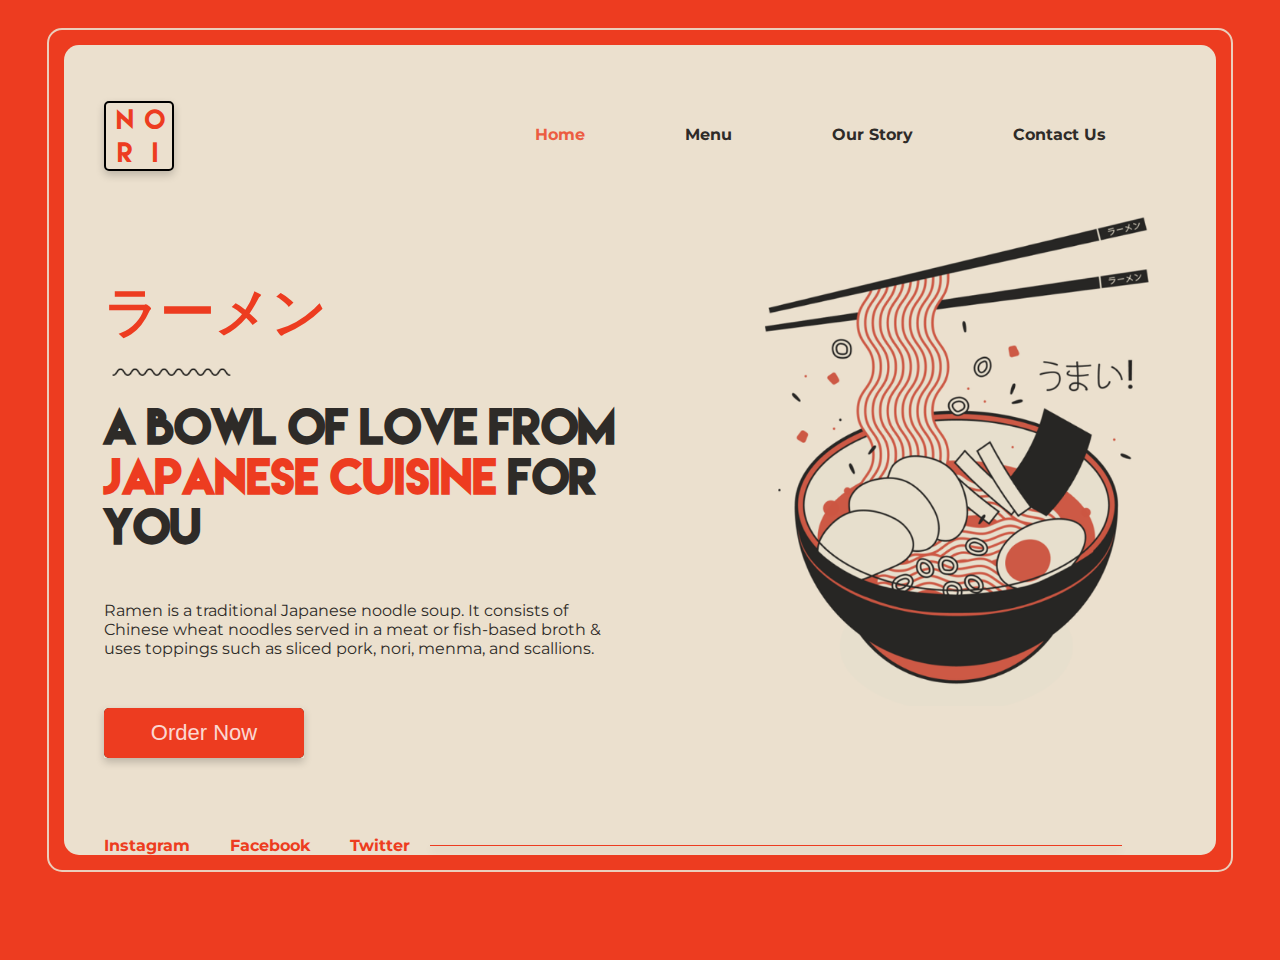
<file: index.html>
<!DOCTYPE html>
<html lang="en">
<head>
    <meta charset="UTF-8">
    <meta http-equiv="X-UA-Compatible" content="IE=edge">
    <meta name="viewport" content="width=device-width, initial-scale=1.0">
    <link rel="preconnect" href="https://fonts.gstatic.com">
    <link href="https://fonts.googleapis.com/css2?family=Montserrat&display=swap" rel="stylesheet">
    <link rel="stylesheet" href="style.css">
    <title>Ramen Restaurant</title>
</head>
<body>
    <div class='container-line'>
        <div class='main-container'>
            <nav>
                <div class='logo'>
                    <span class='letter nori-N'>N</span><span class='letter nori-O'>O</span>
                    <span class='letter nori-R'>R</span><span class='letter nori-I'>I</span>
                </div>
                <ul class='list nav-links'>
                    <li><a href="index.html" class='header-a'>Home</a></li>
                    <li><a href="#" class='header-a'>Menu</a></li>
                    <li><a href="#" class='header-a'>Our Story</a></li>
                    <li><a href="#" class='header-a'>Contact Us</a></li>
                </ul>
            </nav>
            <div class='grid-container'>
                <div class='left-infos'>
                    <h1 class="japanese-title">ラーメン</h1>
                    <img class='wave' src="./image/wave.png" alt="">
                    <h1 class='french-title'>A bowl of love from <span>japanese cuisine</span> for you</h1>
                    <p class='ramen-infos'>Ramen is a traditional Japanese noodle soup. It consists of Chinese wheat noodles served in a meat or fish-based broth & uses toppings such as sliced pork, nori, menma, and scallions.</p>
                    <div class='card'>
                        <button class="content">
                            <p class='button-text'>Order Now</p>
                        </button>
                        <div class='card-back'></div>
                    </div>
                </div>

                <div class='noodle-img'>
                    <div class='vapour'>
                        <span style='--i:1;'></span>
                        <span style='--i:3;'></span>
                        <span style='--i:16;'></span>
                        <span style='--i:5;'></span>
                        <span style='--i:13;'></span>
                        <span style='--i:20;'></span>
                        <span style='--i:6;'></span>
                        <span style='--i:7;'></span>
                        <span style='--i:10;'></span>
                        <span style='--i:18;'></span>
                        <span style='--i:17;'></span>
                        <span style='--i:11;'></span>
                        <span style='--i:12;'></span>
                        <span style='--i:14;'></span>
                        <span style='--i:2;'></span>
                        <span style='--i:9;'></span>
                        <span style='--i:15;'></span>
                        <span style='--i:4;'></span>
                        <span style='--i:19;'></span>
                    </div>
                    <img class='ramen' src="./image/noodle.png" alt="ramen">
                </div>
            </div>
            <footer>
                <ul class='list social-links'>
                    <li><a href="#" class='footer-a'>Instagram</a></li>
                    <li><a href="#" class='footer-a'>Facebook</a></li>
                    <li><a href="#" class='footer-a'>Twitter</a></li>
                    <div class='footer-line'></div>
                </ul>
            </footer>
        </div>
    </div>
    <script src="app.js"></script>
</body>
</html>
</file>
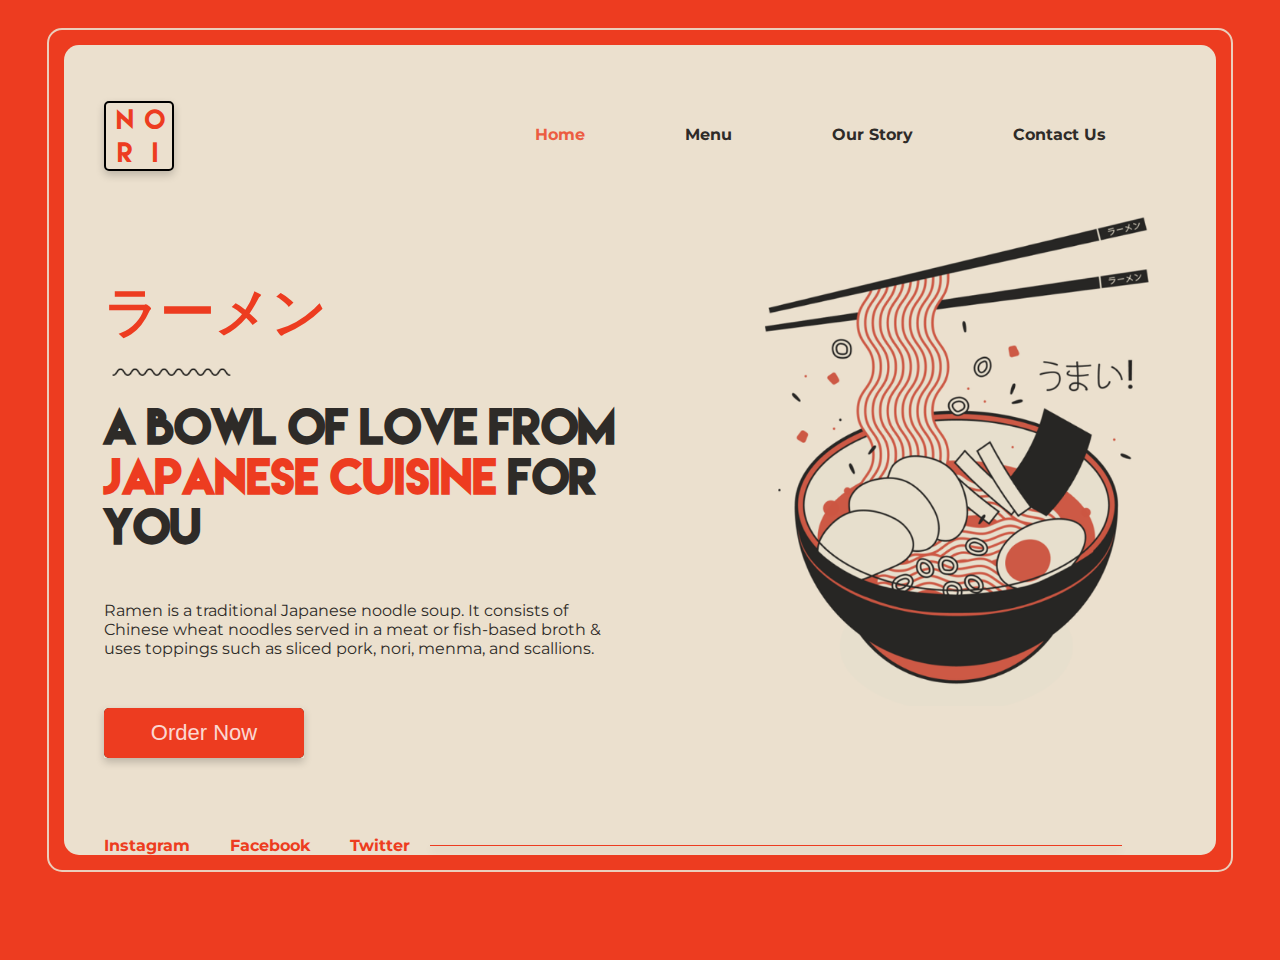
<file: Home.html>
<!DOCTYPE html>
<html lang="en">
<head>
    <meta charset="UTF-8">
    <meta http-equiv="X-UA-Compatible" content="IE=edge">
    <meta name="viewport" content="width=device-width, initial-scale=1.0">
    <link rel="preconnect" href="https://fonts.gstatic.com">
    <link href="https://fonts.googleapis.com/css2?family=Montserrat&display=swap" rel="stylesheet">
    <link rel="stylesheet" href="style.css">
    <title>Ramen Restaurant</title>
</head>
<body>
    <div class='container-line'>
        <div class='main-container'>
            <nav>
                <div class='logo'>
                    <span class='letter nori-N'>N</span><span class='letter nori-O'>O</span>
                    <span class='letter nori-R'>R</span><span class='letter nori-I'>I</span>
                </div>
                <ul class='list nav-links'>
                    <li><a href="Home.html" class='header-a'>Home</a></li>
                    <li><a href="#" class='header-a'>Menu</a></li>
                    <li><a href="#" class='header-a'>Our Story</a></li>
                    <li><a href="#" class='header-a'>Contact Us</a></li>
                </ul>
            </nav>
            <div class='grid-container'>
                <div class='left-infos'>
                    <h1 class="japanese-title">ラーメン</h1>
                    <img class='wave' src="./image/wave.png" alt="">
                    <h1 class='french-title'>A bowl of love from <span>japanese cuisine</span> for you</h1>
                    <p class='ramen-infos'>Ramen is a traditional Japanese noodle soup. It consists of Chinese wheat noodles served in a meat or fish-based broth & uses toppings such as sliced pork, nori, menma, and scallions.</p>
                    <div class='card'>
                        <button class="content">
                            <p class='button-text'>Order Now</p>
                        </button>
                        <div class='card-back'></div>
                    </div>
                </div>

                <div class='noodle-img'>
                    <div class='vapour'>
                        <span style='--i:1;'></span>
                        <span style='--i:3;'></span>
                        <span style='--i:16;'></span>
                        <span style='--i:5;'></span>
                        <span style='--i:13;'></span>
                        <span style='--i:20;'></span>
                        <span style='--i:6;'></span>
                        <span style='--i:7;'></span>
                        <span style='--i:10;'></span>
                        <span style='--i:18;'></span>
                        <span style='--i:17;'></span>
                        <span style='--i:11;'></span>
                        <span style='--i:12;'></span>
                        <span style='--i:14;'></span>
                        <span style='--i:2;'></span>
                        <span style='--i:9;'></span>
                        <span style='--i:15;'></span>
                        <span style='--i:4;'></span>
                        <span style='--i:19;'></span>
                    </div>
                    <img class='ramen' src="./image/noodle.png" alt="ramen">
                </div>
            </div>
            <footer>
                <ul class='list social-links'>
                    <li><a href="#" class='footer-a'>Instagram</a></li>
                    <li><a href="#" class='footer-a'>Facebook</a></li>
                    <li><a href="#" class='footer-a'>Twitter</a></li>
                    <div class='footer-line'></div>
                </ul>
            </footer>
        </div>
    </div>
    <script src="app.js"></script>
</body>
</html>
</file>
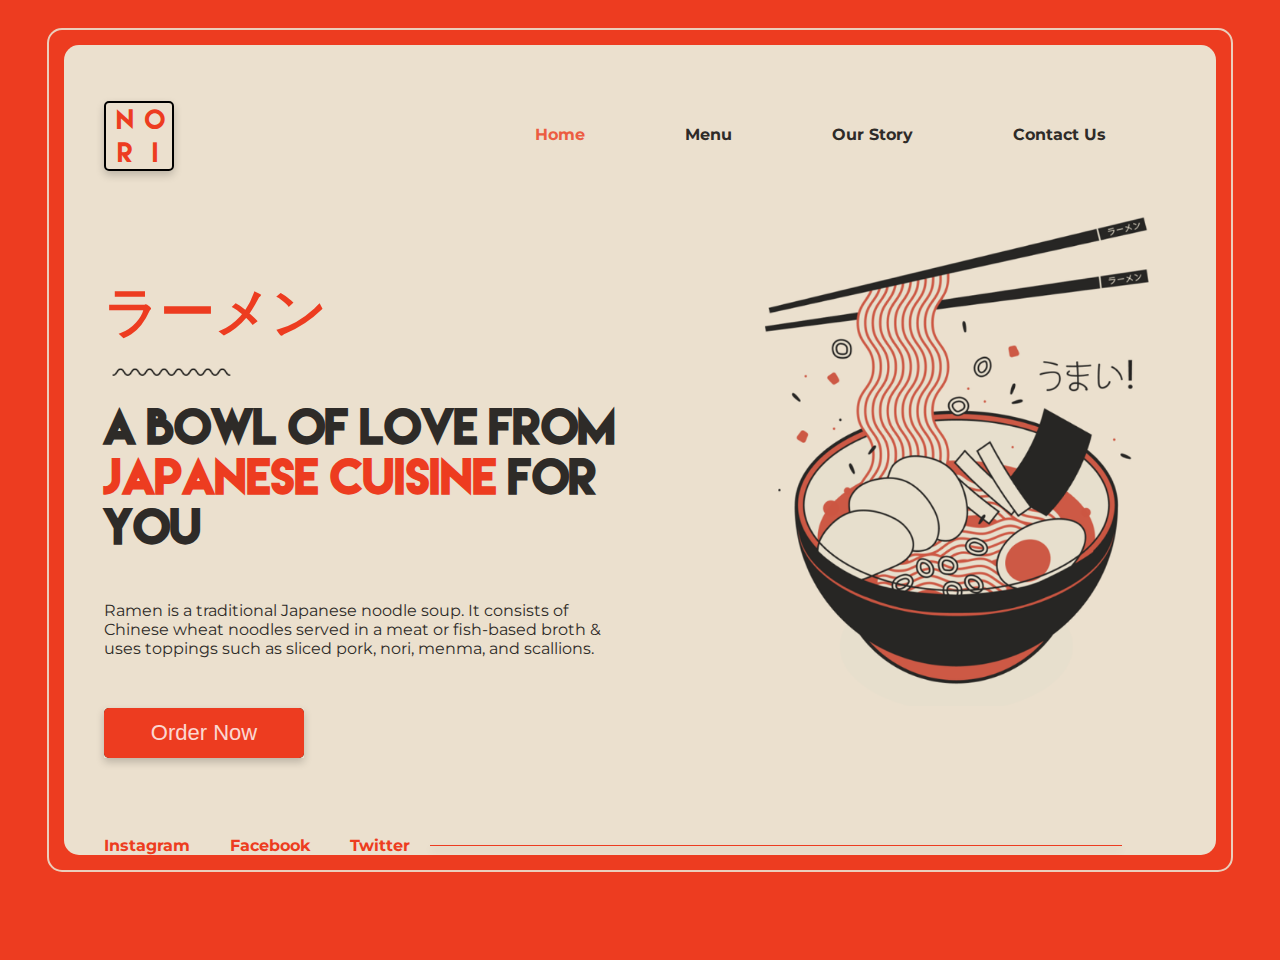
<file: home.html>
<!DOCTYPE html>
<html lang="en">
<head>
    <meta charset="UTF-8">
    <meta http-equiv="X-UA-Compatible" content="IE=edge">
    <meta name="viewport" content="width=device-width, initial-scale=1.0">
    <link rel="preconnect" href="https://fonts.gstatic.com">
    <link href="https://fonts.googleapis.com/css2?family=Montserrat&display=swap" rel="stylesheet">
    <link rel="stylesheet" href="style.css">
    <title>Ramen Restaurant</title>
</head>
<body>
    <div class='container-line'>
        <div class='main-container'>
            <nav>
                <div class='logo'>
                    <span class='letter nori-N'>N</span><span class='letter nori-O'>O</span>
                    <span class='letter nori-R'>R</span><span class='letter nori-I'>I</span>
                </div>
                <ul class='list nav-links'>
                    <li><a href="home.html" class='header-a'>Home</a></li>
                    <li><a href="#" class='header-a'>Menu</a></li>
                    <li><a href="#" class='header-a'>Our Story</a></li>
                    <li><a href="#" class='header-a'>Contact Us</a></li>
                </ul>
            </nav>
            <div class='grid-container'>
                <div class='left-infos'>
                    <h1 class="japanese-title">ラーメン</h1>
                    <img class='wave' src="./image/wave.png" alt="">
                    <h1 class='french-title'>A bowl of love from <span>japanese cuisine</span> for you</h1>
                    <p class='ramen-infos'>Ramen is a traditional Japanese noodle soup. It consists of Chinese wheat noodles served in a meat or fish-based broth & uses toppings such as sliced pork, nori, menma, and scallions.</p>
                    <div class='card'>
                        <button class="content">
                            <p class='button-text'>Order Now</p>
                        </button>
                        <div class='card-back'></div>
                    </div>
                </div>

                <div class='noodle-img'>
                    <div class='vapour'>
                        <span style='--i:1;'></span>
                        <span style='--i:3;'></span>
                        <span style='--i:16;'></span>
                        <span style='--i:5;'></span>
                        <span style='--i:13;'></span>
                        <span style='--i:20;'></span>
                        <span style='--i:6;'></span>
                        <span style='--i:7;'></span>
                        <span style='--i:10;'></span>
                        <span style='--i:18;'></span>
                        <span style='--i:17;'></span>
                        <span style='--i:11;'></span>
                        <span style='--i:12;'></span>
                        <span style='--i:14;'></span>
                        <span style='--i:2;'></span>
                        <span style='--i:9;'></span>
                        <span style='--i:15;'></span>
                        <span style='--i:4;'></span>
                        <span style='--i:19;'></span>
                    </div>
                    <img class='ramen' src="./image/noodle.png" alt="ramen">
                </div>
            </div>
            <footer>
                <ul class='list social-links'>
                    <li><a href="#" class='footer-a'>Instagram</a></li>
                    <li><a href="#" class='footer-a'>Facebook</a></li>
                    <li><a href="#" class='footer-a'>Twitter</a></li>
                    <div class='footer-line'></div>
                </ul>
            </footer>
        </div>
    </div>
    <script src="app.js"></script>
</body>
</html>
</file>
<file: style.css>
*{
    margin: 0;
    padding: 0;
    box-sizing: border-box;
}
@font-face {
    font-family: Lemon;
    src: url(./font/LemonMilk.otf);
}
body{
    background-color: #ED3C20;
}
a{
    text-decoration: none;
}
.container-line{
    position: absolute;
    color: #EBCEBB;
    border-radius: 15px;
    border: 2px solid #EBCEBB;
    padding: 15px;
    top:50%;
    left: 50%;
    transform: translate(-50%, -50%);
}

.main-container{
    position: relative;
    background-color: #EBE0CE;
    border-radius: 15px; 
}

/*header*/
nav{
    display: flex;
    justify-content: space-between;
    align-items: center;
    padding-top: 30px;
    padding-left: 40px;
    padding-right: 60px;
}
.logo{
    position: relative;
    width: 70px;
    height: 70px;
    border-radius: 5px;
    border: 2px solid black;
    color: #ED3C20;
    font-family: Lemon;
    cursor: pointer;
    box-shadow: 0 4px 8px rgba(0,0,0,0.2);
}
.letter{
    position: absolute;
    font-size: 25px;
}
.nori-N{
    top: 25%;
    left: 30%;
    transform: translate(-50%, -50%);
}
.nori-O{
    top:25%;
    left: 75%;
    transform: translate(-50%, -50%);
}
.nori-R{
    top: 75%;
    left: 30%;
    transform: translate(-50%, -50%);
}
.nori-I{
    top: 75%;
    left: 75%;
    transform: translate(-50%, -50%);
}
/* nav links */
.list{
    list-style: none;
    font-family: 'Montserrat', sans-serif;
    font-weight: bold;
}
.nav-links{
    position: relative;
    display: flex;
    z-index: 10;
}
/* underline links */
.header-a{
    display: block;
    color: #2E2B28;
    padding: 50px;
}
.header-a::after{
    content: '';
    display: block;
    width: 0;
    height: 2px;
    background: black;
    transition: width 0.3s;
}

/* active tab */
.header-a:hover::after{
    width:50%;
    transition: width 0.3s;
}
.active::after{
    content: '';
    display: block;
    width: 0;
    height: 2px;
    background: black;
    transition: width 0.3s;
}
.active:hover::after{
    width:50%;
    transition: width 0.3s;
}
.active{
    color: #ED3C20;
    opacity: 80%;
    display: block;
    padding: 50px;
}
/*main*/
.grid-container{
    /*position: relative;*/
    display: grid;
    grid-template-columns:1fr 1fr;
    grid-template-rows: 500px;
    padding-top: 40px;
}
.left-infos{
    /*position: absolute;*/
    grid-column: 1;
    padding-left: 40px;
    padding-top: 40px;
}
.japanese-title{
    color: #ED3C20;
    font-size:55px;
}
.french-title{
    text-transform: uppercase;
    color:#2E2B28;
    font-size:45px;
    font-family: Lemon;
    line-height: 50px;
}
span{
    color: #ED3C20;
}
.ramen-infos{
    margin-top: 50px;
    margin-bottom: 20px;
    color: #2E2B28;
    font-family: 'Montserrat', sans-serif;
    font-weight:normal;
    margin-right: 10px;
}
/*button*/
.card{
    position: relative;
    z-index: 2;
    width: 200px;
    height: 50px;
    margin-top: 50px;
    box-shadow: 0 4px 8px rgba(0,0,0,0.2);
}
.content{
    padding: 10px;
    width: 100%;
    min-height: 50px;
    font-size: 22px;
    border: none;
    border-radius: 5px;
    color: white;
    background-color: #ED3C20;
    cursor: pointer;
    transition: transform 0.25s ease-in-out;
}
.button-text{
    opacity: 80%;
}

.content:hover{
    transform: translate(10px, -10px);
}
.card-back{
    position: absolute;
    width: 100%;
    height: 100%;
    border: 2px solid #2E2B28;
    border-radius: 5px;
    top:0;
    z-index: -1;
}
/* ramen and smoke animation*/
.noodle-img{
    grid-column: 2;
}
.ramen{
    height: 100%;
    transform: translate(25%, -50%);
}
.vapour{
    position: relative;
    display: flex;
    top: 15%;
    left: 25%;
}
.vapour span{
    position: relative;
    display: block;
    min-width: 8px;
    height: 120px;
    background: white;
    z-index: 2;
    margin: 0 5px 100px;
    border-radius: 50%;
    animation: animate 5s linear infinite;
    opacity:0;
    filter:blur(5px);
    animation-delay: calc(var(--i)* -0.5s);
}

@keyframes animate
{
    0%
    {
        transform: translateY(0) scaleX(1);
        opacity:0;
    }
    15%
    {
        opacity: 1;
    }
    50%
    {
        transform: translateY(-150px) scaleX(5);
    }
    95%{
        opacity:0;
    }
    100%{
        transform: translateY(-300px) scaleX(10);
    }
}
/*footer*/
footer{
    display:flex;
    align-items: center;
    padding-left: 20px;
    margin-top: 100px;
}

.social-links{
    position: relative;
    display: flex;
    align-items: center;
}
.footer-a{
    color: #ED3C20;
    padding: 20px;
}
.footer-line{
    position: absolute;
    height: 1px;
    width: 200%;
    left: 100%;
    background-color:#ED3C20;
    box-shadow: 0 4px 8px rgba(0,0,0,0.2);
}

/*responsive*/
@media (min-width: 320px) and (max-width: 680px){
    .main-container{
        min-width: 90vw;
        min-height: 90vh;
    }
    .nav-links{
        display: none;
    }
    .grid-container{
        grid-template-columns: 1fr;
        height: 600px;
    } 
    .left-infos{
        display: flex;
        flex-direction: column;
        align-items: center;
        padding: 0;
    }
    .french-title{
        text-align: center;
    }
    .ramen-infos{
        text-align: center;
        margin-right: 0;
        margin-top: 20px;
    }
    .card{
        margin-top: 10px;
    }
    .noodle-img{
        width:60%;
        height: 50%;
        visibility: collapse;
        display: none;
    }
    footer{
        display: flex;
        margin-top: 60px;
        align-items: center;
        justify-content: center;
        padding:0;
    }
    .footer-line {
         left: 0px;
         top: -100%;
           width: 100%;
        }
}

@media (min-width: 680px) and (max-width: 1200px){
    .main-container{
        min-width: 90vw;
        min-height: 90vh;
    }
    .grid-container{
        grid-template-columns: 1fr;
        height: 600px;
    } 
    .left-infos{
        display: flex;
        flex-direction: column;
        align-items: center;
        padding: 0;
    }
    .french-title{
        text-align: center;
    }
    .ramen-infos{
        text-align: center;
        margin-right: 0;
    }
    .noodle-img{
        width:60%;
        height: 50%;
        visibility: collapse;
        display: none;
    }
    footer{
        display: flex;
        margin-top: 50px;
        align-items: center;
        justify-content: center;
        padding:0;
    }
    .footer-line{
        left: 0;
        top: -100%;
        width: 105%;
    }
}

@media (min-width: 1200px) {
    .main-container{
        min-width: 90vw;
        min-height: 90vh;
    }
}
</file>
